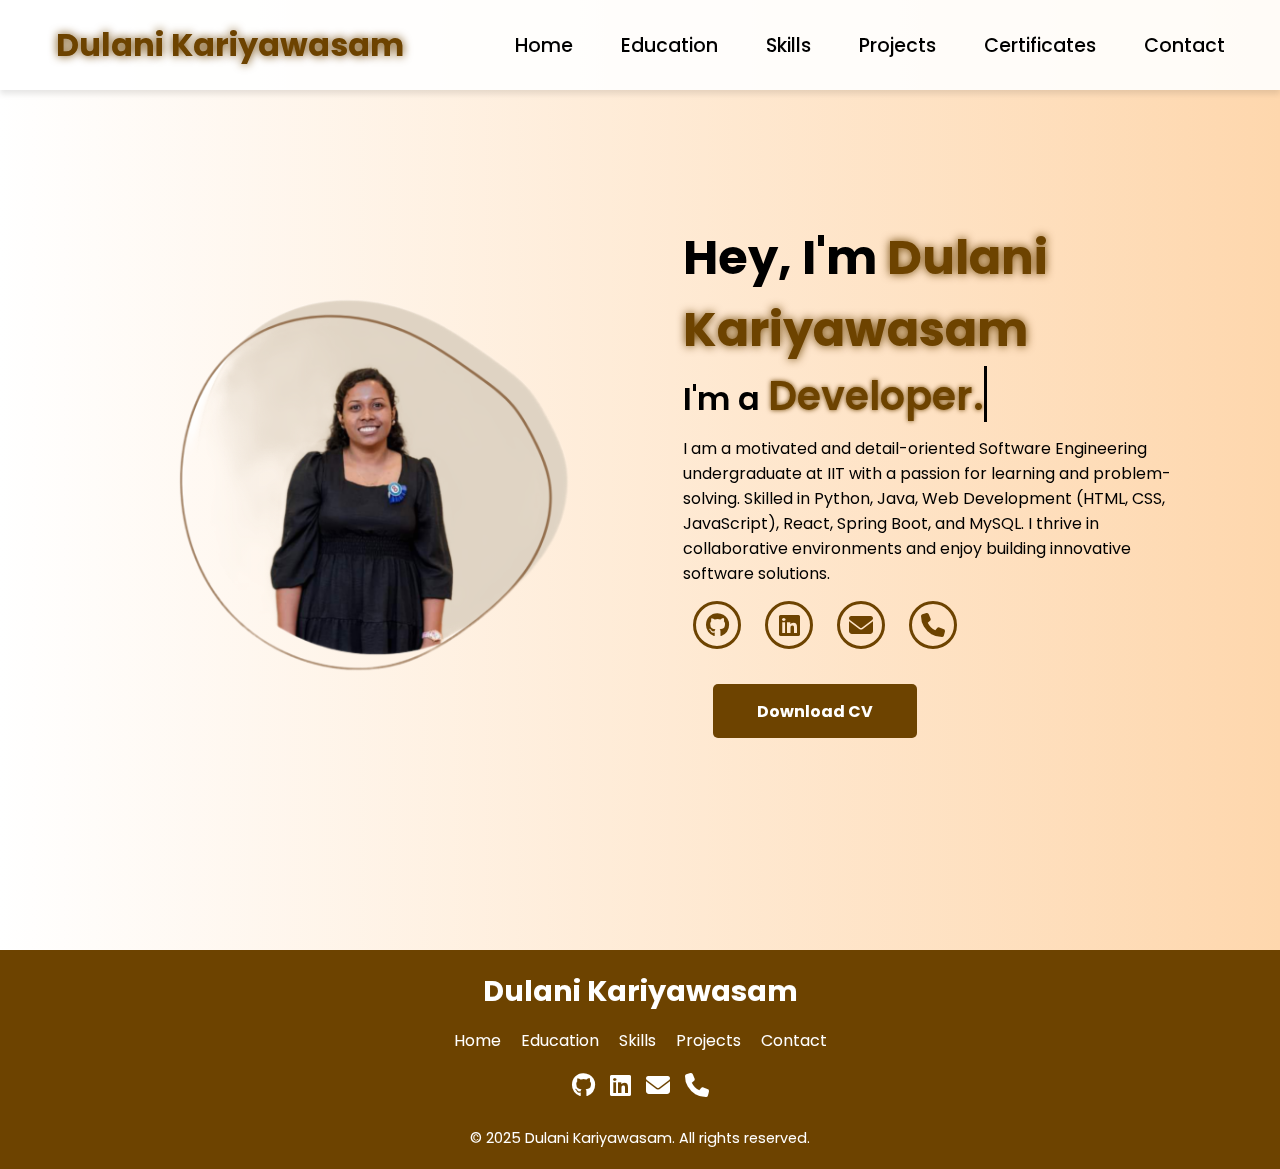
<file: index.html>
<!DOCTYPE html>
<html lang="en">
  <head>
    <meta charset="UTF-8" />
    <meta name="viewport" content="width=device-width, initial-scale=1.0" />
    <link
      rel="stylesheet"
      href="https://cdnjs.cloudflare.com/ajax/libs/font-awesome/6.7.1/css/all.min.css"
    />
    <title>Dulani Kariyawasam - Portfolio</title>
    <link rel="stylesheet" href="style.css" />
    <link rel="stylesheet" href="https://unpkg.com/aos@next/dist/aos.css" />
  </head>
  <body>
    <nav>
      <div class="nav-container">
        <div class="logo" data-aos="zoom-in" data-aos-duration="1000">
          <span>Dulani Kariyawasam</span>
        </div>
        <div class="links">
          <div
            class="link"
            data-aos="fade-up"
            data-aos-duration="1000"
            data-aos-delay="100"
          >
            <a href="index.html">Home</a>
          </div>
          <div
            class="link"
            data-aos="fade-up"
            data-aos-duration="1000"
            data-aos-delay="200"
          >
            <a href="education.html">Education</a>
          </div>
          <div
            class="link"
            data-aos="fade-up"
            data-aos-duration="1000"
            data-aos-delay="300"
          >
            <a href="skills.html">Skills</a>
          </div>
          <div
            class="link"
            data-aos="fade-up"
            data-aos-duration="1000"
            data-aos-delay="400"
          >
            <a href="projects.html">Projects</a>
          </div>
          <div
            class="link"
            data-aos="fade-up"
            data-aos-duration="1000"
            data-aos-delay="500"
          >
            <a href="certificate.html">Certificates</a>
          </div>
          <div
            class="link"
            data-aos="fade-up"
            data-aos-duration="1000"
            data-aos-delay="600"
          >
            <a href="contact.html">Contact</a>
          </div>
        </div>
        <i class="fa-solid fa-bars hamburg" onclick="hamburg()"></i>
      </div>
      <div class="dropdown">
        <div class="links">
          <a href="index.html">Home</a>
          <a href="education.html">Education</a>
          <a href="skills.html">Skills</a>
          <a href="projects.html">Projects</a>
          <a href="certificate.html">Certificates</a>
          <a href="contact.html">Contact</a>
          <i class="fa-solid fa-xmark cancel" onclick="cancel()"></i>
        </div>
      </div>
    </nav>

    <section>
      <div class="main-container">
        <div class="image" data-aos="zoom-in-right" data-aos-duration="2500">
          <img src="assets/profile.png" alt="Dulani Kariyawasam" />
        </div>
        <div class="content">
          <h1
            data-aos="fade-left"
            data-aos-duration="1000"
            data-aos-delay="800"
          >
            Hey, I'm <span>Dulani Kariyawasam</span>
          </h1>
          <div
            class="typewriter"
            data-aos="fade-right"
            data-aos-duration="1000"
            data-aos-delay="900"
          >
            I'm a <span> </span>
          </div>
          <p data-aos="flip-up" data-aos-duration="1000" data-aos-delay="1000">
            I am a motivated and detail-oriented Software Engineering
            undergraduate at IIT with a passion for learning and
            problem-solving. Skilled in Python, Java, Web Development (HTML,
            CSS, JavaScript), React, Spring Boot, and MySQL. I thrive in
            collaborative environments and enjoy building innovative software
            solutions.
          </p>

          <!-- Social & Contact Links Styled Together -->
          <div
            class="social-links"
            data-aos="flip-down"
            data-aos-duration="1000"
            data-aos-delay="1200"
          >
            <a href="https://github.com/dula089" target="_blank"
              ><i class="fa-brands fa-github"></i
            ></a>
            <a
              href="https://www.linkedin.com/in/dulani-kariyawasam-48a86b294"
              target="_blank"
              ><i class="fa-brands fa-linkedin"></i
            ></a>
            <a href="mailto:hansamalidulani6678@gmail.com"
              ><i class="fa-solid fa-envelope"></i
            ></a>
            <a href="tel:+94789960694"><i class="fa-solid fa-phone"></i></a>
          </div>

          <!-- Buttons -->
          <div
            class="btn-container"
            data-aos="zoom-out-left"
            data-aos-duration="1000"
            data-aos-delay="1400"
          >
            <a href="Dulani_Kariyawasam_CV.pdf" download
              ><button>Download CV</button></a
            >
          </div>
        </div>
      </div>
    </section>
    <footer>
      <div class="footer-container">
        <div class="footer-logo">Dulani Kariyawasam</div>
        <div class="footer-links">
          <a href="index.html">Home</a>
          <a href="education.html">Education</a>
          <a href="skills.html">Skills</a>
          <a href="projects.html">Projects</a>
          <a href="contact.html">Contact</a>
        </div>
        <div class="footer-social">
          <a href="https://github.com/dula089" target="_blank"
            ><i class="fa-brands fa-github"></i
          ></a>
          <a
            href="https://www.linkedin.com/in/dulani-kariyawasam-48a86b294"
            target="_blank"
            ><i class="fa-brands fa-linkedin"></i
          ></a>
          <a href="mailto:hansamalidulani6678@gmail.com"
            ><i class="fa-solid fa-envelope"></i
          ></a>
          <a href="tel:+94789960694"><i class="fa-solid fa-phone"></i></a>
        </div>
        <p>&copy; 2025 Dulani Kariyawasam. All rights reserved.</p>
      </div>
    </footer>

    <script src="https://unpkg.com/aos@next/dist/aos.js"></script>
    <script>
      AOS.init({ offset: 0 });
    </script>
    <script>
      function hamburg() {
        const navbar = document.querySelector(".dropdown");
        navbar.style.transform = "translateY(0px)";
      }
      function cancel() {
        const navbar = document.querySelector(".dropdown");
        navbar.style.transform = "translateY(-500px)";
      }
    </script>
  </body>
</html>
</file>
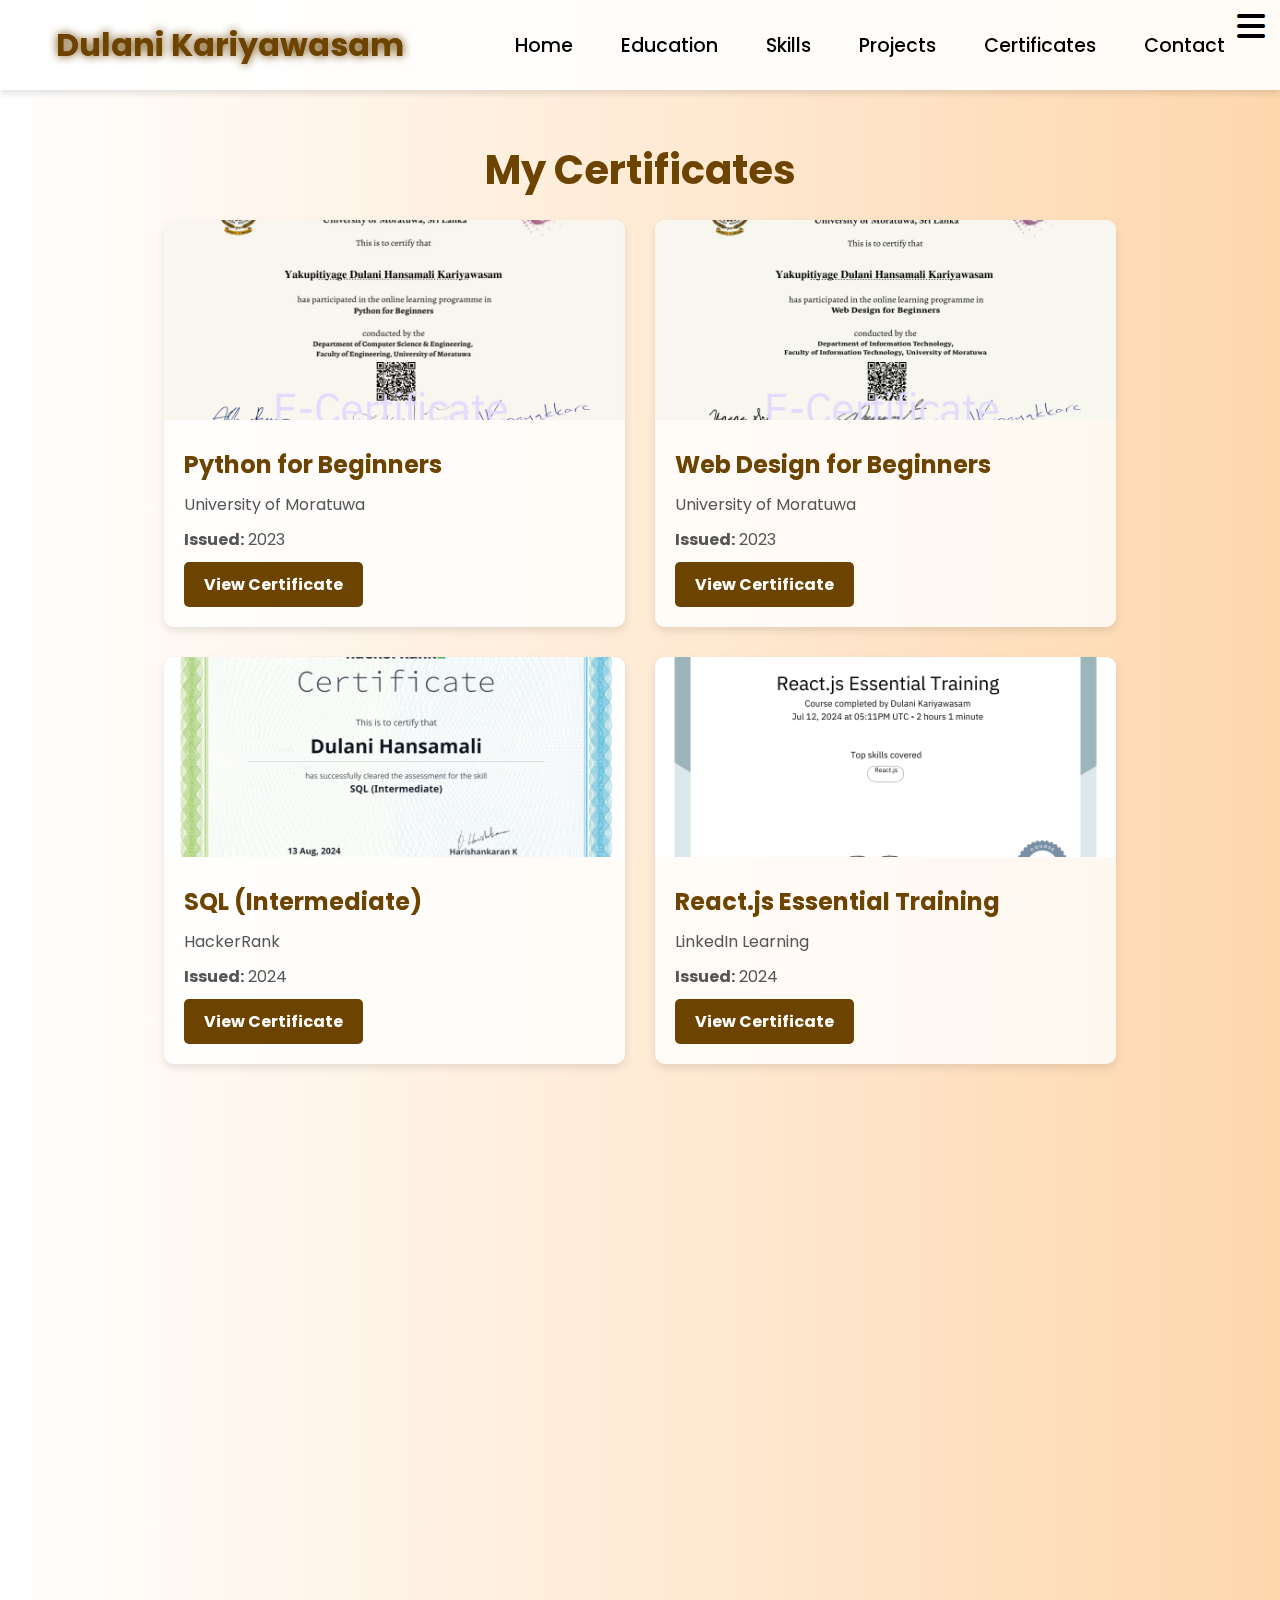
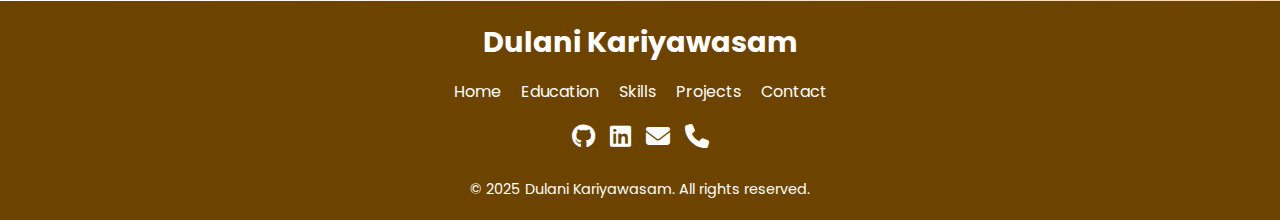
<file: certificate.html>
<!DOCTYPE html>
<html lang="en">

<head>
    <meta charset="UTF-8">
    <meta name="viewport" content="width=device-width, initial-scale=1.0">
    <title>Certificates - Dulani Kariyawasam</title>
    <link rel="stylesheet" href="style.css">
    <link rel="stylesheet" href="https://cdnjs.cloudflare.com/ajax/libs/font-awesome/6.7.1/css/all.min.css">
    <link rel="stylesheet" href="https://unpkg.com/aos@next/dist/aos.css" />
</head>

<body>

     <nav>
    <div class="nav-container">
        <div class="logo" data-aos="zoom-in" data-aos-duration="1000">
            <span>Dulani Kariyawasam</span>
        </div>
        <div class="links">
            <div class="link" data-aos="fade-up" data-aos-duration="1000" data-aos-delay="100"><a href="index.html">Home</a></div>
            <div class="link" data-aos="fade-up" data-aos-duration="1000" data-aos-delay="200"><a href="education.html">Education</a></div>
            <div class="link" data-aos="fade-up" data-aos-duration="1000" data-aos-delay="300"><a href="skills.html">Skills</a></div>
            <div class="link" data-aos="fade-up" data-aos-duration="1000" data-aos-delay="400"><a href="projects.html">Projects</a></div>
            <div class="link" data-aos="fade-up" data-aos-duration="1000" data-aos-delay="500"><a href="certificate.html">Certificates</a></div>
            <div class="link" data-aos="fade-up" data-aos-duration="1000" data-aos-delay="600"><a href="contact.html">Contact</a></div>
        </div>
       <i class="fa-solid fa-bars hamburg" onclick="hamburg()"></i>
    </div>
    <div class="dropdown">
        <div class="links">
            <div class="links">
                <a href="index.html">Home</a>
                <a href="education.html">Education</a>
                <a href="skills.html">Skills</a>
                <a href="projects.html">Projects</a>
                <a href="certificate.html">Certificates</a>
                <a href="contact.html">Contact</a>
                <i class="fa-solid fa-xmark cancel" onclick="cancel()"></i>
              </div>
    </div>
</nav>



    <main class="certificates-main">
        <h1 class="section-title" data-aos="fade-up" data-aos-duration="1000">My Certificates</h1>
        
        <div class="certificates-container">
            
            <!-- Certificate 1 -->
            <div class="certificate" data-aos="fade-right" data-aos-duration="1000">
                <img src="assets/certificates/python.png" alt="Python for Beginners">
                <div class="certificate-details">
                    <h2>Python for Beginners</h2>
                    <p>University of Moratuwa</p>
                    <p><strong>Issued:</strong> 2023</p>
                    <a href="#" class="btn">View Certificate</a>
                </div>
            </div>

            <!-- Certificate 2 -->
            <div class="certificate" data-aos="fade-left" data-aos-duration="1000">
                <img src="assets/certificates/web.png" alt="Web Design for Beginners">
                <div class="certificate-details">
                    <h2>Web Design for Beginners</h2>
                    <p>University of Moratuwa</p>
                    <p><strong>Issued:</strong> 2023</p>
                    <a href="#" class="btn">View Certificate</a>
                </div>
            </div>

            <!-- Certificate 3 -->
            <div class="certificate" data-aos="fade-right" data-aos-duration="1000">
                <img src="assets/certificates/sql.png" alt="SQL (Intermediate)">
                <div class="certificate-details">
                    <h2>SQL (Intermediate)</h2>
                    <p>HackerRank</p>
                    <p><strong>Issued:</strong> 2024</p>
                    <a href="#" class="btn">View Certificate</a>
                </div>
            </div>

            <!-- Certificate 4 -->
            <div class="certificate" data-aos="fade-left" data-aos-duration="1000">
                <img src="assets/certificates/react.png" alt="React.js Essential Training">
                <div class="certificate-details">
                    <h2>React.js Essential Training</h2>
                    <p>LinkedIn Learning</p>
                    <p><strong>Issued:</strong> 2024</p>
                    <a href="#" class="btn">View Certificate</a>
                </div>
            </div>

            <!-- Certificate 5 -->
            <div class="certificate" data-aos="fade-right" data-aos-duration="1000">
                <img src="assets/certificates/javascript.png" alt="JavaScript (HackerRank)">
                <div class="certificate-details">
                    <h2>JavaScript (HackerRank)</h2>
                    <p>HackerRank</p>
                    <p><strong>Issued:</strong> 2024</p>
                    <a href="#" class="btn">View Certificate</a>
                </div>
            </div>

        </div>
    </main>
<footer>
    <div class="footer-container">
        <div class="footer-logo">Dulani Kariyawasam</div>
        <div class="footer-links">
            <a href="index.html">Home</a>
            <a href="education.html">Education</a>
            <a href="skills.html">Skills</a>
            <a href="projects.html">Projects</a>
            <a href="contact.html">Contact</a>
        </div>
        <div class="footer-social">
            <a href="https://github.com/dula089" target="_blank"><i class="fa-brands fa-github"></i></a>
            <a href="https://www.linkedin.com/in/dulani-kariyawasam-48a86b294" target="_blank"><i class="fa-brands fa-linkedin"></i></a>
            <a href="mailto:hansamalidulani6678@gmail.com"><i class="fa-solid fa-envelope"></i></a>
            <a href="tel:+94789960694"><i class="fa-solid fa-phone"></i></a>
        </div>
        <p>&copy; 2025 Dulani Kariyawasam. All rights reserved.</p>
    </div>
</footer>
     <script src="https://unpkg.com/aos@next/dist/aos.js"></script>
    <script>
      AOS.init({offset:0});
    </script>
    <script>
        function hamburg(){
            const navbar = document.querySelector(".dropdown");
            navbar.style.transform = "translateY(0px)";
        }
        function cancel(){
            const navbar = document.querySelector(".dropdown");
            navbar.style.transform = "translateY(-500px)";
        }
    </script>

</body>

</html>
</file>
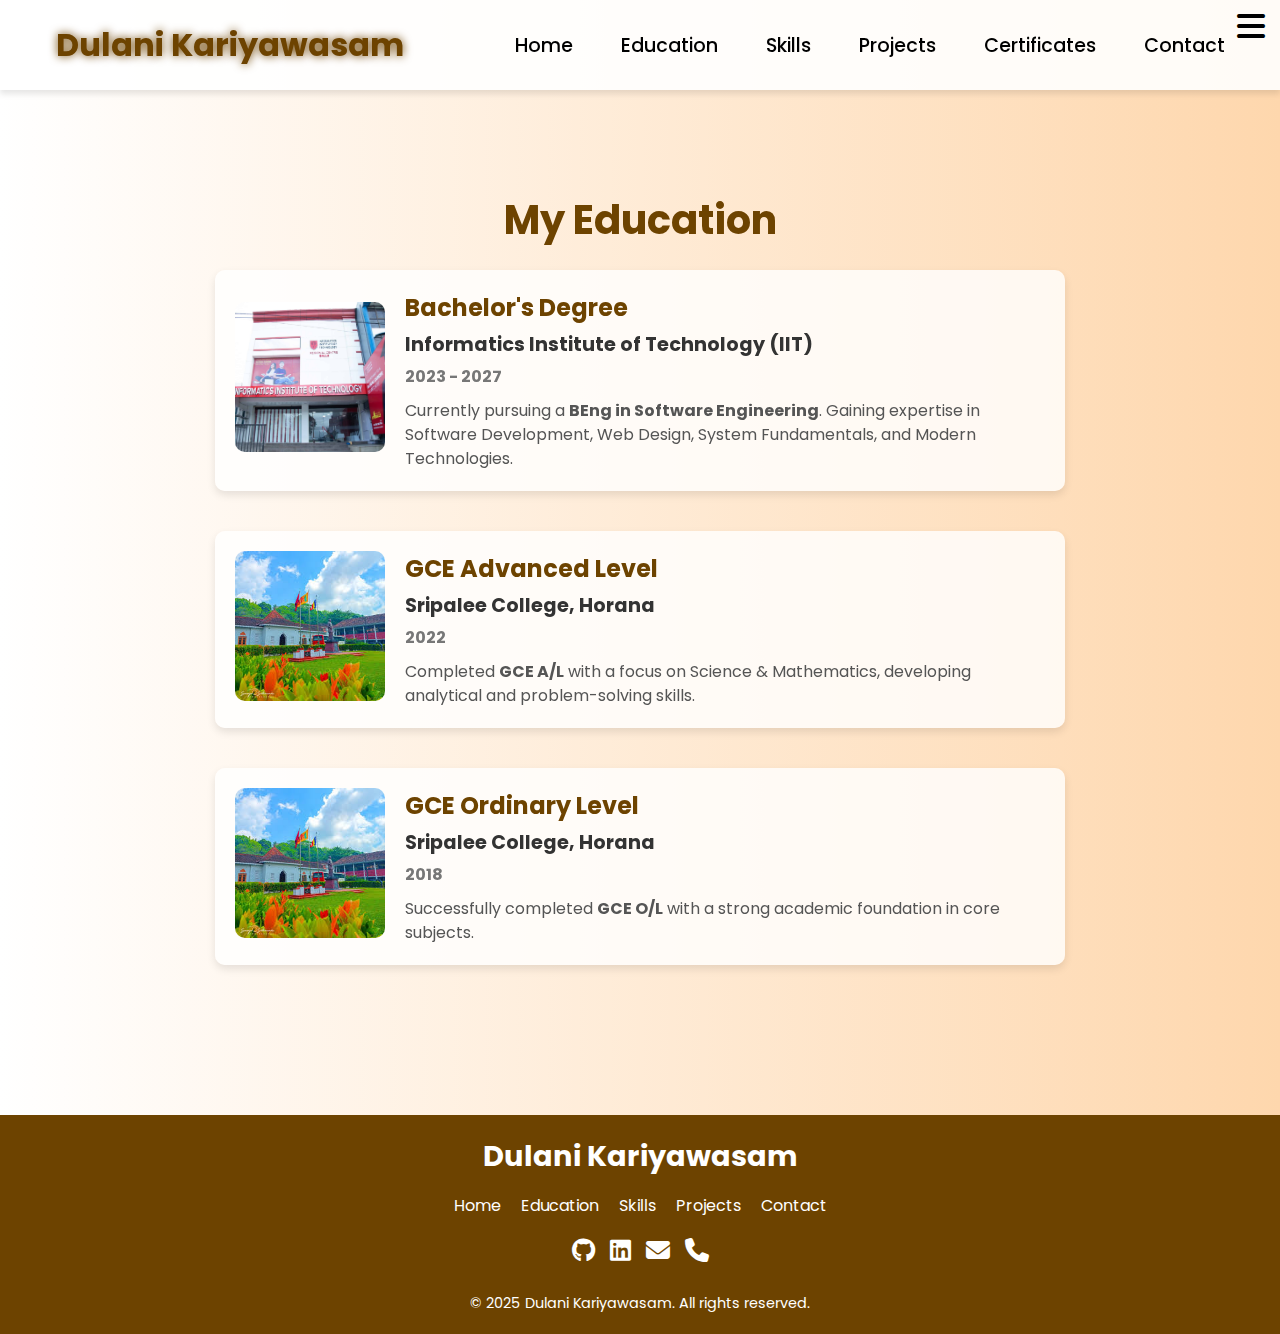
<file: education.html>
<!DOCTYPE html>
<html>
  <head>
    <meta charset="UTF-8" />
    <meta name="viewport" content="width=device-width, initial-scale=1.0" />
    <title>Education - Dulani Kariyawasam</title>
    <link rel="stylesheet" href="style.css" />
    <link
      rel="stylesheet"
      href="https://cdnjs.cloudflare.com/ajax/libs/font-awesome/6.7.1/css/all.min.css"
    />
    <link rel="stylesheet" href="https://unpkg.com/aos@next/dist/aos.css" />
  </head>

  <body>
    <nav>
      <div class="nav-container">
        <div class="logo" data-aos="zoom-in" data-aos-duration="1000">
          <span>Dulani Kariyawasam</span>
        </div>
        <div class="links">
          <div
            class="link"
            data-aos="fade-up"
            data-aos-duration="1000"
            data-aos-delay="100"
          >
            <a href="index.html">Home</a>
          </div>
          <div
            class="link"
            data-aos="fade-up"
            data-aos-duration="1000"
            data-aos-delay="200"
          >
            <a href="education.html">Education</a>
          </div>
          <div
            class="link"
            data-aos="fade-up"
            data-aos-duration="1000"
            data-aos-delay="300"
          >
            <a href="skills.html">Skills</a>
          </div>
          <div
            class="link"
            data-aos="fade-up"
            data-aos-duration="1000"
            data-aos-delay="400"
          >
            <a href="projects.html">Projects</a>
          </div>
          <div
            class="link"
            data-aos="fade-up"
            data-aos-duration="1000"
            data-aos-delay="500"
          >
            <a href="certificate.html">Certificates</a>
          </div>
          <div
            class="link"
            data-aos="fade-up"
            data-aos-duration="1000"
            data-aos-delay="600"
          >
            <a href="contact.html">Contact</a>
          </div>
        </div>
        <i class="fa-solid fa-bars hamburg" onclick="hamburg()"></i>
      </div>
      <div class="dropdown">
        <div class="links">
          <a href="index.html">Home</a>
          <a href="education.html">Education</a>
          <a href="skills.html">Skills</a>
          <a href="projects.html">Projects</a>
          <a href="certificate.html">Certificates</a>
          <a href="contact.html">Contact</a>
          <i class="fa-solid fa-xmark cancel" onclick="cancel()"></i>
        </div>
      </div>
    </nav>

    <div class="page">
      <main class="education-main">
        <h1 class="section-title" data-aos="fade-up" data-aos-duration="1000">
          My Education
        </h1>
        <div class="education-section">
          <!-- Bachelor's Degree -->
          <div class="study" data-aos="fade-right" data-aos-duration="1000">
            <div class="image">
              <img src="assets/IIT.jpg" alt="IIT University" />
            </div>
            <div class="texts">
              <div class="header">Bachelor's Degree</div>
              <div class="name">Informatics Institute of Technology (IIT)</div>
              <div class="year">2023 - 2027</div>
              <div class="text">
                Currently pursuing a
                <strong>BEng in Software Engineering</strong>. Gaining expertise
                in Software Development, Web Design, System Fundamentals, and
                Modern Technologies.
              </div>
            </div>
          </div>

          <!-- Advanced Level -->
          <div class="study" data-aos="fade-left" data-aos-duration="1000">
            <div class="image">
              <img src="assets/school.jpg" alt="Sripalee College" />
            </div>
            <div class="texts">
              <div class="header">GCE Advanced Level</div>
              <div class="name">Sripalee College, Horana</div>
              <div class="year">2022</div>
              <div class="text">
                Completed <strong>GCE A/L</strong> with a focus on Science &
                Mathematics, developing analytical and problem-solving skills.
              </div>
            </div>
          </div>

          <!-- Ordinary Level -->
          <div class="study" data-aos="fade-right" data-aos-duration="1000">
            <div class="image">
              <img src="assets/school.jpg" alt="Sripalee College" />
            </div>
            <div class="texts">
              <div class="header">GCE Ordinary Level</div>
              <div class="name">Sripalee College, Horana</div>
              <div class="year">2018</div>
              <div class="text">
                Successfully completed <strong>GCE O/L</strong> with a strong
                academic foundation in core subjects.
              </div>
            </div>
          </div>
        </div>
      </main>
    </div>
    <footer>
      <div class="footer-container">
        <div class="footer-logo">Dulani Kariyawasam</div>
        <div class="footer-links">
          <a href="index.html">Home</a>
          <a href="education.html">Education</a>
          <a href="skills.html">Skills</a>
          <a href="projects.html">Projects</a>
          <a href="contact.html">Contact</a>
        </div>
        <div class="footer-social">
          <a href="https://github.com/dula089" target="_blank"
            ><i class="fa-brands fa-github"></i
          ></a>
          <a
            href="https://www.linkedin.com/in/dulani-kariyawasam-48a86b294"
            target="_blank"
            ><i class="fa-brands fa-linkedin"></i
          ></a>
          <a href="mailto:hansamalidulani6678@gmail.com"
            ><i class="fa-solid fa-envelope"></i
          ></a>
          <a href="tel:+94789960694"><i class="fa-solid fa-phone"></i></a>
        </div>
        <p>&copy; 2025 Dulani Kariyawasam. All rights reserved.</p>
      </div>
    </footer>
    <script src="https://unpkg.com/aos@next/dist/aos.js"></script>
    <script>
      AOS.init({ offset: 0 });
    </script>
    <script>
      function hamburg() {
        const navbar = document.querySelector(".dropdown");
        navbar.style.transform = "translateY(0px)";
      }
      function cancel() {
        const navbar = document.querySelector(".dropdown");
        navbar.style.transform = "translateY(-500px)";
      }
    </script>
  </body>
</html>
</file>
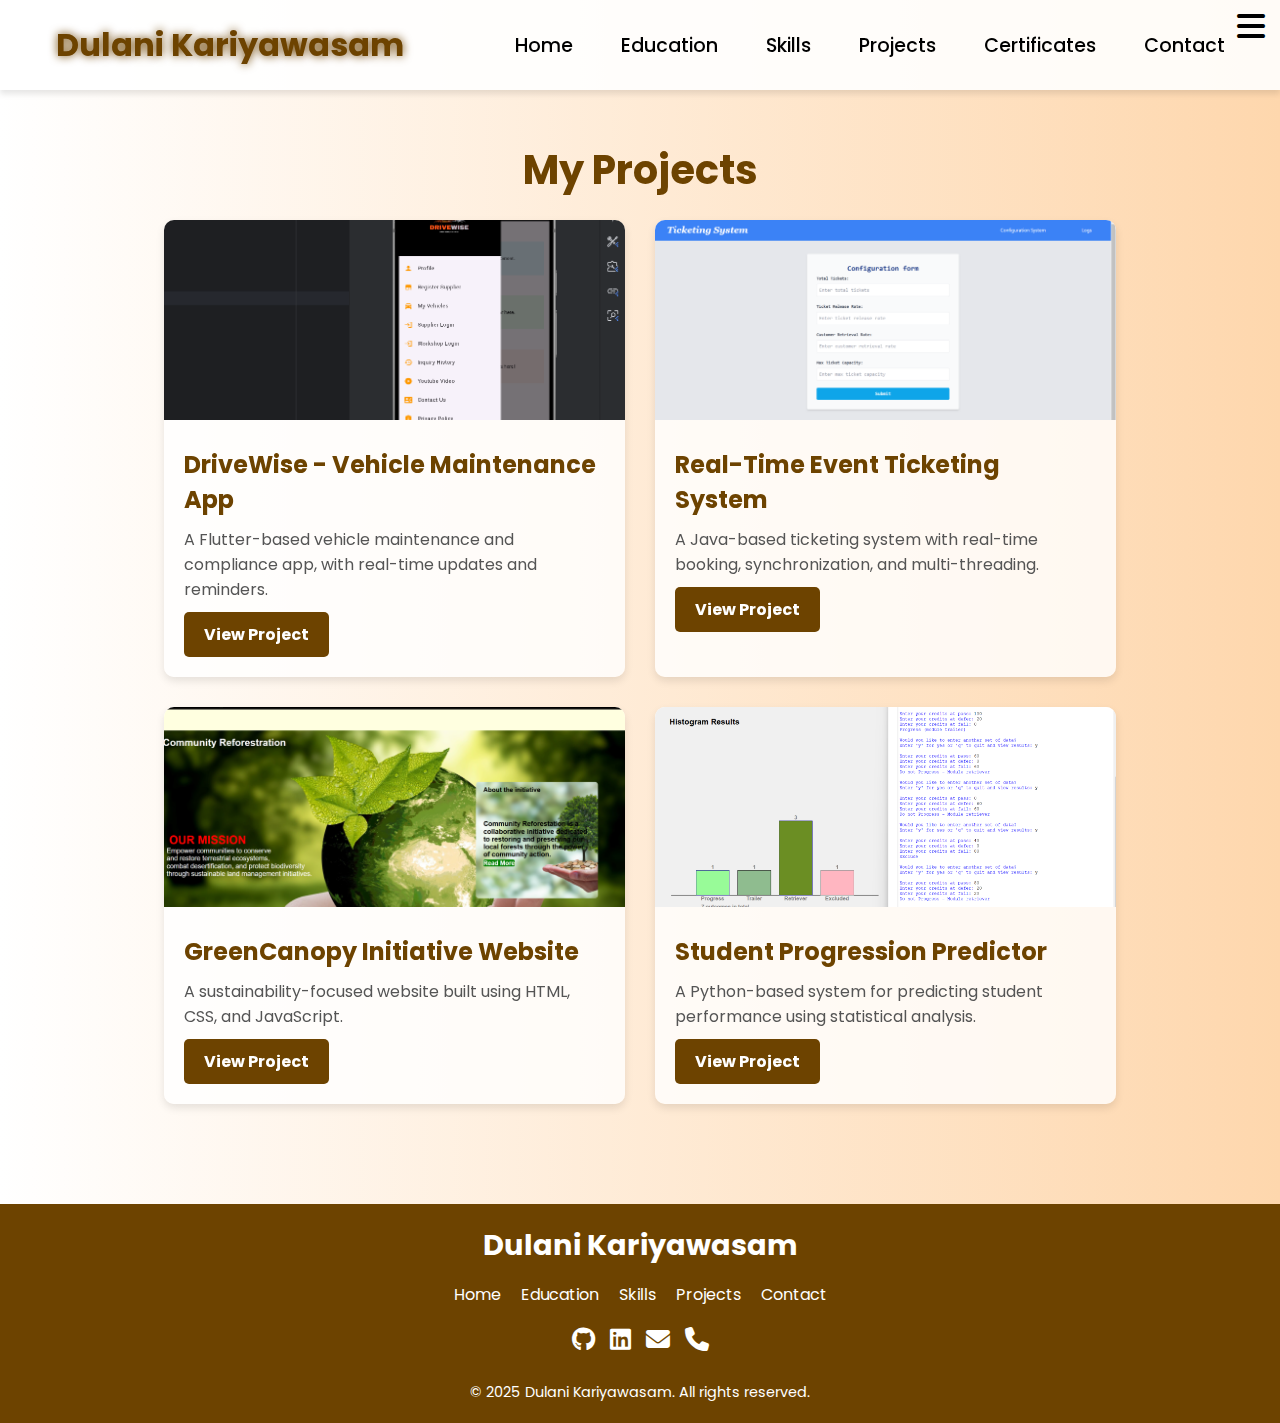
<file: projects.html>
<!DOCTYPE html>
<html lang="en">
  <head>
    <meta charset="UTF-8" />
    <meta name="viewport" content="width=device-width, initial-scale=1.0" />
    <title>Projects - Dulani Kariyawasam</title>
    <link rel="stylesheet" href="style.css" />
    <link
      rel="stylesheet"
      href="https://cdnjs.cloudflare.com/ajax/libs/font-awesome/6.7.1/css/all.min.css"
    />
    <link rel="stylesheet" href="https://unpkg.com/aos@next/dist/aos.css" />
  </head>

  <body>
    <nav>
      <div class="nav-container">
        <div class="logo" data-aos="zoom-in" data-aos-duration="1000">
          <span>Dulani Kariyawasam</span>
        </div>
        <div class="links">
          <div
            class="link"
            data-aos="fade-up"
            data-aos-duration="1000"
            data-aos-delay="100"
          >
            <a href="index.html">Home</a>
          </div>
          <div
            class="link"
            data-aos="fade-up"
            data-aos-duration="1000"
            data-aos-delay="200"
          >
            <a href="education.html">Education</a>
          </div>
          <div
            class="link"
            data-aos="fade-up"
            data-aos-duration="1000"
            data-aos-delay="300"
          >
            <a href="skills.html">Skills</a>
          </div>
          <div
            class="link"
            data-aos="fade-up"
            data-aos-duration="1000"
            data-aos-delay="400"
          >
            <a href="projects.html">Projects</a>
          </div>
          <div
            class="link"
            data-aos="fade-up"
            data-aos-duration="1000"
            data-aos-delay="500"
          >
            <a href="certificate.html">Certificates</a>
          </div>
          <div
            class="link"
            data-aos="fade-up"
            data-aos-duration="1000"
            data-aos-delay="600"
          >
            <a href="contact.html">Contact</a>
          </div>
        </div>
        <i class="fa-solid fa-bars hamburg" onclick="hamburg()"></i>
      </div>
      <div class="dropdown">
        <div class="links">
          <a href="index.html">Home</a>
          <a href="education.html">Education</a>
          <a href="skills.html">Skills</a>
          <a href="projects.html">Projects</a>
          <a href="certificate.html">Certificates</a>
          <a href="contact.html">Contact</a>
          <i class="fa-solid fa-xmark cancel" onclick="cancel()"></i>
        </div>
      </div>
    </nav>

    <main class="projects-main">
      <h1 class="section-title" data-aos="fade-up" data-aos-duration="1000">
        My Projects
      </h1>
      <div class="projects-container">
        <!-- Project 1 -->
        <div class="project" data-aos="fade-right" data-aos-duration="1000">
          <img src="assets/projects/drivewise.png" alt="DriveWise App" />
          <div class="project-details">
            <h2>DriveWise - Vehicle Maintenance App</h2>
            <p>
              A Flutter-based vehicle maintenance and compliance app, with
              real-time updates and reminders.
            </p>
            <a href="#" class="btn">View Project</a>
          </div>
        </div>

        <!-- Project 2 -->
        <div class="project" data-aos="fade-left" data-aos-duration="1000">
          <img
            src="assets/projects/ticketing.png"
            alt="Event Ticketing System"
          />
          <div class="project-details">
            <h2>Real-Time Event Ticketing System</h2>
            <p>
              A Java-based ticketing system with real-time booking,
              synchronization, and multi-threading.
            </p>
            <a href="#" class="btn">View Project</a>
          </div>
        </div>

        <!-- Project 3 -->
        <div class="project" data-aos="fade-right" data-aos-duration="1000">
          <img src="assets/projects/green.png" alt="GreenCanopy Website" />
          <div class="project-details">
            <h2>GreenCanopy Initiative Website</h2>
            <p>
              A sustainability-focused website built using HTML, CSS, and
              JavaScript.
            </p>
            <a href="#" class="btn">View Project</a>
          </div>
        </div>

        <!-- Project 4 -->
        <div class="project" data-aos="fade-left" data-aos-duration="1000">
          <img
            src="assets/projects/student-predictor.png"
            alt="Student Progression Predictor"
          />
          <div class="project-details">
            <h2>Student Progression Predictor</h2>
            <p>
              A Python-based system for predicting student performance using
              statistical analysis.
            </p>
            <a href="#" class="btn">View Project</a>
          </div>
        </div>
      </div>
    </main>
    <footer>
      <div class="footer-container">
        <div class="footer-logo">Dulani Kariyawasam</div>
        <div class="footer-links">
          <a href="index.html">Home</a>
          <a href="education.html">Education</a>
          <a href="skills.html">Skills</a>
          <a href="projects.html">Projects</a>
          <a href="contact.html">Contact</a>
        </div>
        <div class="footer-social">
          <a href="https://github.com/dula089" target="_blank"
            ><i class="fa-brands fa-github"></i
          ></a>
          <a
            href="https://www.linkedin.com/in/dulani-kariyawasam-48a86b294"
            target="_blank"
            ><i class="fa-brands fa-linkedin"></i
          ></a>
          <a href="mailto:hansamalidulani6678@gmail.com"
            ><i class="fa-solid fa-envelope"></i
          ></a>
          <a href="tel:+94789960694"><i class="fa-solid fa-phone"></i></a>
        </div>
        <p>&copy; 2025 Dulani Kariyawasam. All rights reserved.</p>
      </div>
    </footer>
    <script src="https://unpkg.com/aos@next/dist/aos.js"></script>
    <script>
      AOS.init({ offset: 0 });
    </script>
    <script>
      function hamburg() {
        const navbar = document.querySelector(".dropdown");
        navbar.style.transform = "translateY(0px)";
      }
      function cancel() {
        const navbar = document.querySelector(".dropdown");
        navbar.style.transform = "translateY(-500px)";
      }
    </script>
  </body>
</html>
</file>
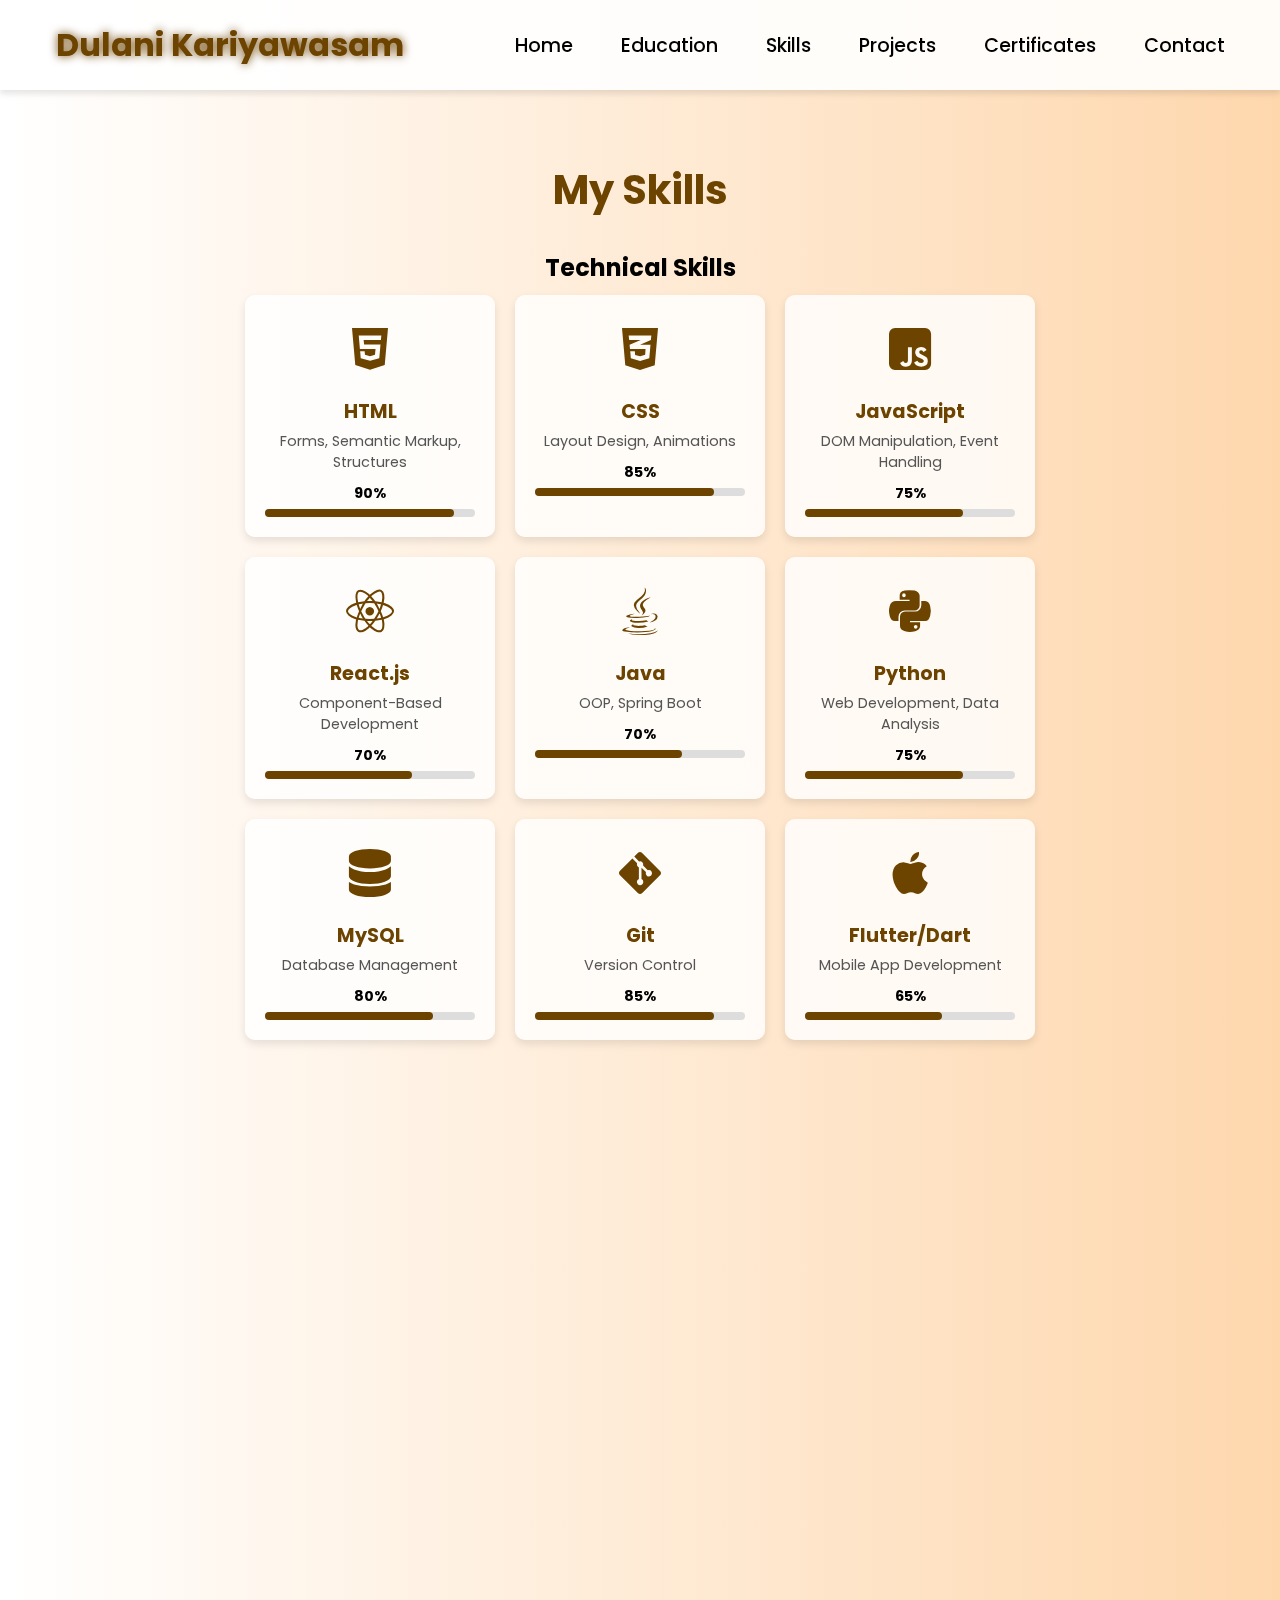
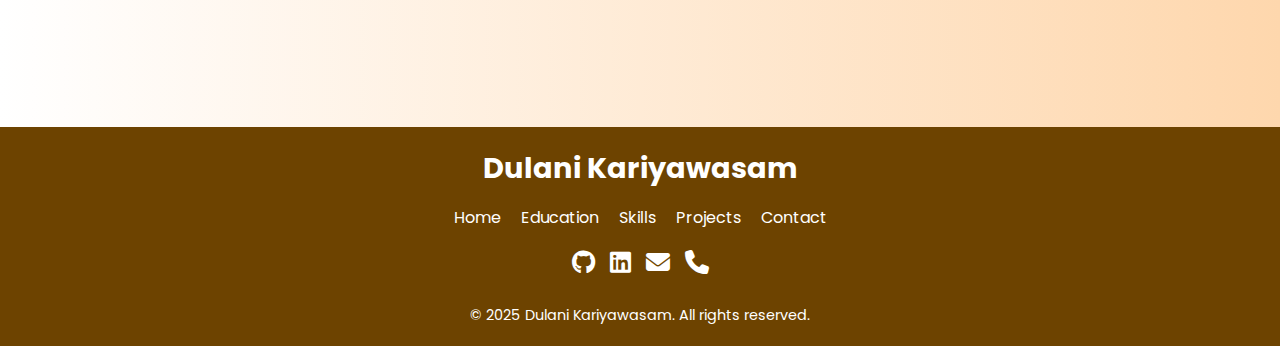
<file: skills.html>
<!DOCTYPE html>
<html>
  <head>
    <meta charset="UTF-8" />
    <meta name="viewport" content="width=device-width, initial-scale=1.0" />
    <link
      rel="stylesheet"
      href="https://cdnjs.cloudflare.com/ajax/libs/font-awesome/6.7.1/css/all.min.css"
    />
    <title>Dulani Kariyawasam - Portfolio</title>
    <link rel="stylesheet" href="style.css" />
    <link rel="stylesheet" href="https://unpkg.com/aos@next/dist/aos.css" />
  </head>
  <body>
    <nav>
      <div class="nav-container">
        <div class="logo" data-aos="zoom-in" data-aos-duration="1000">
          <span>Dulani Kariyawasam</span>
        </div>
        <div class="links">
          <div
            class="link"
            data-aos="fade-up"
            data-aos-duration="1000"
            data-aos-delay="100"
          >
            <a href="index.html">Home</a>
          </div>
          <div
            class="link"
            data-aos="fade-up"
            data-aos-duration="1000"
            data-aos-delay="200"
          >
            <a href="education.html">Education</a>
          </div>
          <div
            class="link"
            data-aos="fade-up"
            data-aos-duration="1000"
            data-aos-delay="300"
          >
            <a href="skills.html">Skills</a>
          </div>
          <div
            class="link"
            data-aos="fade-up"
            data-aos-duration="1000"
            data-aos-delay="400"
          >
            <a href="projects.html">Projects</a>
          </div>
          <div
            class="link"
            data-aos="fade-up"
            data-aos-duration="1000"
            data-aos-delay="500"
          >
            <a href="certificate.html">Certificates</a>
          </div>
          <div
            class="link"
            data-aos="fade-up"
            data-aos-duration="1000"
            data-aos-delay="600"
          >
            <a href="contact.html">Contact</a>
          </div>
        </div>
        <i class="fa-solid fa-bars hamburg" onclick="hamburg()"></i>
      </div>
      <div class="dropdown">
        <div class="links">
          <a href="index.html">Home</a>
          <a href="education.html">Education</a>
          <a href="skills.html">Skills</a>
          <a href="projects.html">Projects</a>
          <a href="certificate.html">Certificates</a>
          <a href="contact.html">Contact</a>
          <i class="fa-solid fa-xmark cancel" onclick="cancel()"></i>
        </div>
      </div>
    </nav>

    <div class="page">
      <main class="skills-main">
        <div class="skills-section">
          <div class="header">
            <!-- <div class="text">My Skills</div> -->
            <h1
              class="section-title"
              data-aos="fade-up"
              data-aos-duration="1000"
            >
              My Skills
            </h1>
            <!-- <div class="border-line"></div> -->
          </div>
          <div class="skills">
            <!-- Technical Skills -->
            <div class="technical-skills skills-group-row">
              <div class="skills-group-header" data-aos="zoom-in">
                Technical Skills
              </div>
              <!-- <div class="border-line"></div> -->
              <div class="skills-group">
                <div class="html skill" data-aos="zoom-in">
                  <div class="icon"><i class="fa-brands fa-html5"></i></div>
                  <div class="skill-block">
                    <div class="block-header">HTML</div>
                    <div class="block-section">
                      Forms, Semantic Markup, Structures
                    </div>
                    <div class="progress-block">90%</div>
                    <div class="progress-bar">
                      <div class="progress-per"></div>
                    </div>
                  </div>
                </div>
                <div class="css skill" data-aos="zoom-in">
                  <div class="icon"><i class="fa-brands fa-css3-alt"></i></div>
                  <div class="skill-block">
                    <div class="block-header">CSS</div>
                    <div class="block-section">Layout Design, Animations</div>
                    <div class="progress-block">85%</div>
                    <div class="progress-bar">
                      <div class="progress-per"></div>
                    </div>
                  </div>
                </div>
                <div class="js skill" data-aos="zoom-in">
                  <div class="icon"><i class="fa-brands fa-square-js"></i></div>
                  <div class="skill-block">
                    <div class="block-header">JavaScript</div>
                    <div class="block-section">
                      DOM Manipulation, Event Handling
                    </div>
                    <div class="progress-block">75%</div>
                    <div class="progress-bar">
                      <div class="progress-per"></div>
                    </div>
                  </div>
                </div>
                <div class="react skill" data-aos="zoom-in">
                  <div class="icon"><i class="fa-brands fa-react"></i></div>
                  <div class="skill-block">
                    <div class="block-header">React.js</div>
                    <div class="block-section">Component-Based Development</div>
                    <div class="progress-block">70%</div>
                    <div class="progress-bar">
                      <div class="progress-per"></div>
                    </div>
                  </div>
                </div>
                <div class="java skill" data-aos="zoom-in">
                  <div class="icon"><i class="fa-brands fa-java"></i></div>
                  <div class="skill-block">
                    <div class="block-header">Java</div>
                    <div class="block-section">OOP, Spring Boot</div>
                    <div class="progress-block">70%</div>
                    <div class="progress-bar">
                      <div class="progress-per"></div>
                    </div>
                  </div>
                </div>
                <div class="python skill" data-aos="zoom-in">
                  <div class="icon"><i class="fa-brands fa-python"></i></div>
                  <div class="skill-block">
                    <div class="block-header">Python</div>
                    <div class="block-section">
                      Web Development, Data Analysis
                    </div>
                    <div class="progress-block">75%</div>
                    <div class="progress-bar">
                      <div class="progress-per"></div>
                    </div>
                  </div>
                </div>
                <div class="mysql skill" data-aos="zoom-in">
                  <div class="icon"><i class="fa-solid fa-database"></i></div>
                  <div class="skill-block">
                    <div class="block-header">MySQL</div>
                    <div class="block-section">Database Management</div>
                    <div class="progress-block">80%</div>
                    <div class="progress-bar">
                      <div class="progress-per"></div>
                    </div>
                  </div>
                </div>
                <div class="git skill" data-aos="zoom-in">
                  <div class="icon"><i class="fa-brands fa-git-alt"></i></div>
                  <div class="skill-block">
                    <div class="block-header">Git</div>
                    <div class="block-section">Version Control</div>
                    <div class="progress-block">85%</div>
                    <div class="progress-bar">
                      <div class="progress-per"></div>
                    </div>
                  </div>
                </div>
                <div class="flutter skill" data-aos="zoom-in">
                  <div class="icon"><i class="fa-brands fa-apple"></i></div>
                  <div class="skill-block">
                    <div class="block-header">Flutter/Dart</div>
                    <div class="block-section">Mobile App Development</div>
                    <div class="progress-block">65%</div>
                    <div class="progress-bar">
                      <div class="progress-per"></div>
                    </div>
                  </div>
                </div>
              </div>
            </div>

            <!-- Professional Skills -->
            <div class="professional-skills skills-group-row">
              <div class="skills-group-header" data-aos="zoom-in">
                Professional Skills
              </div>
              <!-- <div class="border-line"></div> -->
              <div class="skills-group">
                <div class="problem-solving skill" data-aos="zoom-in">
                  <div class="icon"><i class="fa-solid fa-lightbulb"></i></div>
                  <div class="skill-block">
                    <div class="block-header">Problem Solving</div>
                    <div class="block-section">
                      Logical & Analytical Thinking
                    </div>
                    <div class="progress-block">90%</div>
                    <div class="progress-bar">
                      <div class="progress-per"></div>
                    </div>
                  </div>
                </div>
                <div class="communication skill" data-aos="zoom-in">
                  <div class="icon">
                    <i class="fa-solid fa-comment-dots"></i>
                  </div>
                  <div class="skill-block">
                    <div class="block-header">Communication</div>
                    <div class="block-section">
                      Effective Speaking & Writing
                    </div>
                    <div class="progress-block">85%</div>
                    <div class="progress-bar">
                      <div class="progress-per"></div>
                    </div>
                  </div>
                </div>
                <div class="teamwork skill" data-aos="zoom-in">
                  <div class="icon"><i class="fa-solid fa-users"></i></div>
                  <div class="skill-block">
                    <div class="block-header">Teamwork</div>
                    <div class="block-section">Collaboration & Leadership</div>
                    <div class="progress-block">80%</div>
                    <div class="progress-bar">
                      <div class="progress-per"></div>
                    </div>
                  </div>
                </div>
                <div class="time-management skill" data-aos="zoom-in">
                  <div class="icon"><i class="fa-solid fa-clock"></i></div>
                  <div class="skill-block">
                    <div class="block-header">Time Management</div>
                    <div class="block-section">Task Prioritization</div>
                    <div class="progress-block">75%</div>
                    <div class="progress-bar">
                      <div class="progress-per"></div>
                    </div>
                  </div>
                </div>
                <div class="creativity skill" data-aos="zoom-in">
                  <div class="icon">
                    <i class="fa-solid fa-paint-brush"></i>
                  </div>
                  <div class="skill-block">
                    <div class="block-header">Creativity</div>
                    <div class="block-section">Innovative Thinking</div>
                    <div class="progress-block">85%</div>
                    <div class="progress-bar">
                      <div class="progress-per"></div>
                    </div>
                  </div>
                </div>
              </div>
            </div>
          </div>
        </div>
      </main>
    </div>
    <footer>
      <div class="footer-container">
        <div class="footer-logo">Dulani Kariyawasam</div>
        <div class="footer-links">
          <a href="index.html">Home</a>
          <a href="education.html">Education</a>
          <a href="skills.html">Skills</a>
          <a href="projects.html">Projects</a>
          <a href="contact.html">Contact</a>
        </div>
        <div class="footer-social">
          <a href="https://github.com/dula089" target="_blank"
            ><i class="fa-brands fa-github"></i
          ></a>
          <a
            href="https://www.linkedin.com/in/dulani-kariyawasam-48a86b294"
            target="_blank"
            ><i class="fa-brands fa-linkedin"></i
          ></a>
          <a href="mailto:hansamalidulani6678@gmail.com"
            ><i class="fa-solid fa-envelope"></i
          ></a>
          <a href="tel:+94789960694"><i class="fa-solid fa-phone"></i></a>
        </div>
        <p>&copy; 2025 Dulani Kariyawasam. All rights reserved.</p>
      </div>
    </footer>
    <script src="https://unpkg.com/aos@next/dist/aos.js"></script>
    <script>
      AOS.init({ offset: 0 });
    </script>
    <script>
      function hamburg() {
        const navbar = document.querySelector(".dropdown");
        navbar.style.transform = "translateY(0px)";
      }
      function cancel() {
        const navbar = document.querySelector(".dropdown");
        navbar.style.transform = "translateY(-500px)";
      }
    </script>
  </body>
</html>
</file>
<file: style.css>
@import url("https://fonts.googleapis.com/css2?family=Poppins:wght@100;200;300;400;500;600&display=swap");
* {
  padding: 0;
  margin: 0;
  font-family: "Poppins", sans-serif;
  box-sizing: border-box;
}
html {
  overflow-x: hidden;
}
body {
  width: 100%;
  min-height: 100vh; /* Changed from height: 100vh to min-height */
  overflow-x: hidden; /* Allows vertical scrolling */
  background: linear-gradient(to right, rgb(255, 255, 255), rgb(254, 215, 173));
}

nav {
  width: 100%;
  height: 10vh;
  position: sticky;
}
.nav-container {
  width: 100%;
  height: 100%;
  display: flex;
  justify-content: space-around;
  align-items: center;
}
.logo {
  color: black;
  font-size: 2rem;
  font-weight: bolder;
}
.logo span {
  color: rgb(109, 67, 0);
  text-shadow: 0 0 10px rgb(109, 67, 0);
}
.hamburg,
.cancel {
  cursor: pointer;
  position: absolute;
  right: 15px;
  top: 10px;
  color: black;
  font-size: 2rem;
  display: none;
}
.nav-container .links {
  display: flex;
  gap: 3rem;
  align-items: center;
}
.nav-container .links a {
  position: relative;
  font-size: 1.2rem;
  color: black;
  text-decoration: none;
  font-weight: 500;
  transform: 0.3s linear;
}
.nav-container .links a::before {
  position: absolute;
  content: "";
  bottom: -3px;
  left: 0;
  width: 0%;
  height: 3px;
  background-color: rgb(109, 67, 0);
  transition: 0.2s linear;
}
.nav-container .links a:hover::before {
  width: 100%;
}
.nav-container .contact-btn {
  background-color: transparent;
  padding: 5px 20px;
  border-radius: 20px;
  border: 2px solid rgb(109, 67, 0);
  transition: 0.2s linear;
}
.nav-container .contact-btn a {
  color: white;
  transition: 0.3s linear;
}
.nav-container .contact-btn:hover,
.nav-container .contact-btn:hover a {
  background-color: rgb(109, 67, 0);
  color: white;
}
.nav-container .links a:hover {
  color: rgb(109, 67, 0);
}
.dropdown {
  z-index: 100;
  position: absolute;
  top: 0;
  transform: translateY(-500px);
  width: 100%;
  height: auto;
  backdrop-filter: brightness(40%) blur(3px);
  box-shadow: 0 0 20px black;
  transition: 0.2s linear;
}
.dropdown .links a {
  color: white;
  display: flex;
  text-decoration: none;
  justify-content: center;
  padding: 15px 0;
  align-items: center;
  transition: 0.2s linear;
}
.dropdown .links a:hover {
  background-color: rgb(109, 67, 0);
}
section {
  width: 100%;
  height: 90vh;
}
.main-container {
  width: 100%;
  height: 100%;
  display: flex;
  justify-content: space-evenly;
  align-items: center;
}
.main-container .image {
  z-index: -1;
  width: 40%;
}
.main-container .image img {
  width: 100%;
}
.main-container .content {
  color: black;
  width: 40%;
  min-height: 100px;
}
.content h1 {
  font-size: clamp(1rem, 2rem + 5vw, 3rem);
}
.content h1 span {
  color: rgb(109, 67, 0);
  text-shadow: 0 0 10px rgb(109, 67, 0);
}
.content .typewriter {
  font-weight: 600;
  font-size: clamp(1rem, 1rem + 5vw, 2rem);
}
.content .typewriter span {
  color: rgb(109, 67, 0);
  font-size: 2.5rem;
  text-shadow: 0 0 5px rgb(109, 67, 0);
  position: relative;
  transition: 0.3s linear;
}
.typewriter span::before {
  content: "Developer.";
  animation: words 15s infinite;
}
.typewriter span::after {
  content: " ";
  position: absolute;
  width: calc(100% + 8px);
  height: 100%;
  border-left: 3px solid black;
  animation: cursor 0.6s linear infinite;
}
@keyframes cursor {
  to {
    border-left: 3px solid #b74b4b;
  }
}
@keyframes words {
  0%,
  33% {
    content: "Student.";
  }
  34%,
  66% {
    content: "Designer";
  }
  67%,
  100% {
    content: "Developer.";
  }
}
.content p {
  font-size: clamp(0.4rem, 0.2rem + 9vw, 1rem);
  margin: 10px 0;
}
.social-links i {
  display: inline-flex;
  justify-content: center;
  align-items: center;
  width: 3rem;
  height: 3rem;
  background-color: transparent;
  border: 0.2rem solid rgb(109, 67, 0);
  border-radius: 50%;
  color: rgb(109, 67, 0);
  margin: 5px 10px;
  font-size: 1.5rem;
  transition: 0.2s linear;
}
.social-links i:hover {
  scale: 1.3;
  color: white;
  background-color: rgb(109, 67, 0);
  filter: drop-shadow(0 0 10px rgb(109, 67, 0));
}
.content button {
  width: 40%;
  height: 6vh;
  margin: 30px;
  background-color: rgb(109, 67, 0);
  color: white;
  border: none;
  outline: none;
  font-size: 100%;
  font-weight: 700;
  border-radius: 5px;
  transition: 0.2s linear;
}
.content button:hover {
  scale: 1.1;
  color: rgb(109, 67, 0);
  border: 2px solid rgb(109, 67, 0);
  background-color: transparent;
  font-weight: 700;
  box-shadow: 0 0 40px rgb(109, 67, 0);
}

@media (max-width: 884px) {
  body {
    overflow-y: visible;
    /* overflow-x: hidden; */
  }
  nav .logo {
    position: absolute;
    top: 16px;
    left: 15px;
    font-size: 1.5rem;
  }
  .main-container {
    display: flex;
    flex-direction: column;
  }
  .nav-container .links {
    display: none;
  }
  .hamburg,
  .cancel {
    display: block;
  }
  .main-container .content {
    width: 80%;
    overflow-x: hidden;
  }
  .social-links i {
    width: 2.5rem;
    height: 2.5rem;
    font-size: 1.5rem;
    flex-wrap: wrap;
  }
  .cancel {
    color: white;
  }
  .main-container .image {
    width: 50%;
    margin-bottom: 0px;
  }
  .content .btn-container {
    width: 100%;
    display: flex;
    justify-content: center;
  }

  .content button {
    width: 80%; /* Makes the button wider on small screens */
    max-width: none;
    font-size: 1rem;
    padding: 10px;
  }
}
@media (max-width: 768px) {
  /* Adjusts layout for smaller Android screens */
  .main-container {
    flex-direction: column;
    text-align: center;
  }

  .main-container .content {
    width: 90%;
    padding: 10px;
  }

  .main-container .image {
    width: 70%;
  }

  .content h1 {
    font-size: 2rem;
  }

  .content .typewriter {
    font-size: 1.5rem;
  }

  .social-links i {
    width: 2.5rem;
    height: 2.5rem;
    font-size: 1.2rem;
  }

  .content button {
    width: 100%;
    font-size: 1rem;
    padding: 12px;
  }
}

@media (max-width: 480px) {
  /* For smaller Android devices (phones under 5 inches) */
  .logo {
    font-size: 1.2rem;
  }

  .hamburg,
  .cancel {
    font-size: 1.8rem;
  }

  .main-container .content {
    width: 95%;
  }

  .main-container .image {
    width: 80%;
  }

  .content h1 {
    font-size: 1.8rem;
  }

  .content .typewriter {
    font-size: 1.2rem;
  }

  .social-links i {
    width: 2rem;
    height: 2rem;
    font-size: 1rem;
  }

  .content button {
    width: 90%;
    padding: 10px;
  }
}

@media (max-width: 360px) {
  /* For very small Android screens (low-end devices) */
  .logo {
    font-size: 1rem;
  }

  .hamburg,
  .cancel {
    font-size: 1.5rem;
  }

  .main-container .content {
    width: 100%;
    padding: 5px;
  }

  .main-container .image {
    width: 90%;
  }

  .content h1 {
    font-size: 1.5rem;
  }

  .content .typewriter {
    font-size: 1rem;
  }

  .social-links i {
    width: 1.8rem;
    height: 1.8rem;
    font-size: 0.9rem;
  }

  .content button {
    width: 100%;
    font-size: 0.9rem;
    padding: 8px;
  }
}

@import url("https://fonts.googleapis.com/css2?family=Poppins:wght@100;200;300;400;500;600&display=swap");

* {
  padding: 0;
  margin: 0;
  font-family: "Poppins", sans-serif;
  box-sizing: border-box;
}

html {
  overflow-x: hidden;
}

body {
  width: 100%;
  min-height: 100vh;
  background: linear-gradient(to right, rgb(255, 255, 255), rgb(254, 215, 173));
}

/* Navigation */
nav {
  width: 100%;
  height: 10vh;
  position: sticky;
  top: 0;
  background: rgba(255, 255, 255, 0.9);
  box-shadow: 0px 4px 6px rgba(0, 0, 0, 0.1);
  z-index: 1000;
}

/* Skills Page */
.page {
  padding: 50px;
  display: flex;
  justify-content: center;
  align-items: center;
  flex-direction: column;
}

.skills-main {
  width: 80%;
  margin: auto;
  padding: 20px;
}

.skills-section {
  text-align: center;
}

.header .text {
  font-size: 2rem;
  font-weight: bold;
  color: rgb(109, 67, 0);
}

.border-line {
  width: 80px;
  height: 4px;
  background: rgb(109, 67, 0);
  margin: 10px auto;
  border-radius: 5px;
}

.skills {
  margin-top: 20px;
}

/* Skills Groups */
.skills-group-row {
  margin: 30px 0;
}

.skills-group-header {
  font-size: 1.5rem;
  font-weight: bold;
  color: black;
  text-align: center;
  margin-bottom: 10px;
}

.skills-group {
  display: flex;
  flex-wrap: wrap;
  justify-content: center;
  gap: 20px;
}

/* Individual Skills */
.skill {
  width: 250px;
  padding: 20px;
  border-radius: 10px;
  text-align: center;
  background: rgba(255, 255, 255, 0.8);
  box-shadow: 0 4px 8px rgba(0, 0, 0, 0.1);
}

.skill .icon {
  font-size: 3rem;
  color: rgb(109, 67, 0);
  margin-bottom: 10px;
}

.block-header {
  font-size: 1.2rem;
  font-weight: bold;
  color: rgb(109, 67, 0);
}

.block-section {
  font-size: 0.9rem;
  color: #555;
  margin: 5px 0;
}

/* Progress Bar */
.progress-block {
  font-size: 0.9rem;
  font-weight: bold;
  margin-top: 10px;
}

.progress-bar {
  width: 100%;
  height: 8px;
  background: #ddd;
  border-radius: 5px;
  margin-top: 5px;
  position: relative;
}

.progress-per {
  height: 100%;
  background: rgb(109, 67, 0);
  border-radius: 5px;
  transition: width 0.5s ease-in-out;
}

/* Skill Progress Values */
/* Updated Progress Values */
.html .progress-per {
  width: 90%;
}
.css .progress-per {
  width: 85%;
}
.js .progress-per {
  width: 75%;
}
.react .progress-per {
  width: 70%;
}
.java .progress-per {
  width: 70%;
}
.python .progress-per {
  width: 75%;
}
.mysql .progress-per {
  width: 80%;
}
.git .progress-per {
  width: 85%;
}
.flutter .progress-per {
  width: 65%;
}
.problem-solving .progress-per {
  width: 90%;
}
.communication .progress-per {
  width: 85%;
}
.teamwork .progress-per {
  width: 80%;
}
.time-management .progress-per {
  width: 75%;
}
.creativity .progress-per {
  width: 85%;
}

/* Responsive */
@media (max-width: 884px) {
  body {
    overflow-y: visible;
  }

  .skills-main {
    width: 90%;
  }

  .skill {
    width: 100%;
    max-width: 300px;
  }
}
/* Education Page */
.education-main {
  width: 80%;
  margin: auto;
  padding: 50px 0;
  text-align: center;
}

.section-title {
  font-size: 2.5rem;
  font-weight: bold;
  color: rgb(109, 67, 0);
  margin-bottom: 20px;
}

.education-section {
  display: flex;
  flex-direction: column;
  align-items: center;
  gap: 40px;
}

/* Individual Study Blocks */
.study {
  display: flex;
  align-items: center;
  width: 90%;
  background: rgba(255, 255, 255, 0.8);
  box-shadow: 0 4px 8px rgba(0, 0, 0, 0.1);
  padding: 20px;
  border-radius: 10px;
  transition: transform 0.3s ease-in-out;
}

.study:hover {
  transform: scale(1.03);
}

/* Image Styling */
.study .image img {
  width: 150px;
  height: 150px;
  border-radius: 10px;
  object-fit: cover;
  margin-right: 20px;
}

/* Text Styling */
.study .texts {
  text-align: left;
}

.study .header {
  font-size: 1.5rem;
  font-weight: bold;
  color: rgb(109, 67, 0);
}

.study .name {
  font-size: 1.2rem;
  font-weight: bold;
  color: #333;
  margin: 5px 0;
}

.study .year {
  font-size: 1rem;
  font-weight: bold;
  color: #777;
  margin-bottom: 10px;
}

.study .text {
  font-size: 1rem;
  color: #555;
  line-height: 1.5;
}

/* Responsive */
@media (max-width: 884px) {
  .education-main {
    width: 90%;
  }

  .study {
    flex-direction: column;
    text-align: center;
  }

  .study .image img {
    margin-right: 0;
    margin-bottom: 10px;
  }

  .study .texts {
    text-align: center;
  }
}
/* Projects Page */
.projects-main {
  width: 80%;
  margin: auto;
  padding: 50px 0;
  text-align: center;
}

.section-title {
  font-size: 2.5rem;
  font-weight: bold;
  color: rgb(109, 67, 0);
  margin-bottom: 20px;
}

.projects-container {
  display: flex;
  flex-wrap: wrap;
  justify-content: center;
  gap: 30px;
}

/* Individual Project Card */
.project {
  width: 45%;
  background: rgba(255, 255, 255, 0.8);
  box-shadow: 0 4px 8px rgba(0, 0, 0, 0.1);
  border-radius: 10px;
  overflow: hidden;
  transition: transform 0.3s ease-in-out;
}

.project:hover {
  transform: scale(1.05);
}

/* Project Images */
.project img {
  width: 100%;
  height: 200px;
  object-fit: cover;
}

/* Project Details */
.project-details {
  padding: 20px;
  text-align: left;
}

.project-details h2 {
  font-size: 1.5rem;
  font-weight: bold;
  color: rgb(109, 67, 0);
}

.project-details p {
  font-size: 1rem;
  color: #555;
  margin: 10px 0;
}

.project-details .btn {
  display: inline-block;
  padding: 10px 20px;
  background: rgb(109, 67, 0);
  color: white;
  font-weight: bold;
  text-decoration: none;
  border-radius: 5px;
  transition: background 0.3s;
}

.project-details .btn:hover {
  background: rgb(80, 50, 0);
}

/* Responsive */
@media (max-width: 884px) {
  .projects-main {
    width: 90%;
  }

  .project {
    width: 90%;
  }
}
/* Contact Page */
.contact-main {
  width: 80%;
  margin: auto;
  padding: 50px 0;
  text-align: center;
}

.contact-full {
  display: flex;
  justify-content: center;
  align-items: flex-start;
  gap: 50px;
}

/* Contact Info */
.contact-section {
  width: 40%;
  text-align: left;
}

.contact-section h2 {
  font-size: 1.8rem;
  font-weight: bold;
  color: rgb(109, 67, 0);
  margin-bottom: 15px;
}

.cs-item {
  display: flex;
  align-items: center;
  gap: 15px;
  margin: 10px 0;
}

.cs-item .icon {
  font-size: 1.5rem;
  color: rgb(109, 67, 0);
}

.cs-item .text {
  font-size: 1rem;
  color: #555;
}

/* Contact Form */
.contact-form {
  width: 40%;
  text-align: left;
}

.contact-form label {
  font-weight: bold;
}

.contact-form input,
.contact-form textarea {
  width: 100%;
  padding: 10px;
  margin: 10px 0;
  border: 1px solid #ccc;
  border-radius: 5px;
}

.contact-button {
  background: rgb(109, 67, 0);
  color: white;
  padding: 10px 20px;
  border: none;
  font-size: 1rem;
  cursor: pointer;
  border-radius: 5px;
}

.contact-button:hover {
  background: rgb(80, 50, 0);
}

/* Responsive */
@media (max-width: 884px) {
  .contact-full {
    flex-direction: column;
  }

  .contact-section,
  .contact-form {
    width: 90%;
  }
}

/* Footer */
footer {
  background: rgb(109, 67, 0);
  color: white;
  text-align: center;
  padding: 20px 0;
  margin-top: 50px;
}

.footer-container {
  width: 80%;
  margin: auto;
  display: flex;
  flex-direction: column;
  align-items: center;
  gap: 15px;
}

.footer-logo {
  font-size: 1.8rem;
  font-weight: bold;
}

.footer-links {
  display: flex;
  gap: 20px;
}

.footer-links a {
  color: white;
  text-decoration: none;
  font-size: 1rem;
  transition: color 0.3s ease-in-out;
}

.footer-links a:hover {
  color: #ffd700;
}

/* Social Icons */
.footer-social {
  display: flex;
  gap: 15px;
}

.footer-social a {
  color: white;
  font-size: 1.5rem;
  transition: transform 0.3s ease-in-out, color 0.3s ease-in-out;
}

.footer-social a:hover {
  transform: scale(1.2);
  color: #ffd700;
}

footer p {
  font-size: 0.9rem;
  margin-top: 10px;
}

/* Responsive */
@media (max-width: 884px) {
  .footer-container {
    width: 90%;
  }

  .footer-links {
    flex-direction: column;
    gap: 10px;
  }
}
/* Certificates Page */
.certificates-main {
  width: 80%;
  margin: auto;
  padding: 50px 0;
  text-align: center;
}

.section-title {
  font-size: 2.5rem;
  font-weight: bold;
  color: rgb(109, 67, 0);
  margin-bottom: 20px;
}

.certificates-container {
  display: flex;
  flex-wrap: wrap;
  justify-content: center;
  gap: 30px;
}

/* Individual Certificate Card */
.certificate {
  width: 45%;
  background: rgba(255, 255, 255, 0.8);
  box-shadow: 0 4px 8px rgba(0, 0, 0, 0.1);
  border-radius: 10px;
  overflow: hidden;
  transition: transform 0.3s ease-in-out;
}

.certificate:hover {
  transform: scale(1.05);
}

/* Certificate Images */
.certificate img {
  width: 100%;
  height: 200px;
  object-fit: cover;
}

/* Certificate Details */
.certificate-details {
  padding: 20px;
  text-align: left;
}

.certificate-details h2 {
  font-size: 1.5rem;
  font-weight: bold;
  color: rgb(109, 67, 0);
}

.certificate-details p {
  font-size: 1rem;
  color: #555;
  margin: 10px 0;
}

.certificate-details .btn {
  display: inline-block;
  padding: 10px 20px;
  background: rgb(109, 67, 0);
  color: white;
  font-weight: bold;
  text-decoration: none;
  border-radius: 5px;
  transition: background 0.3s;
}

.certificate-details .btn:hover {
  background: rgb(80, 50, 0);
}

/* Responsive */
@media (max-width: 884px) {
  .certificates-main {
    width: 90%;
  }

  .certificate {
    width: 90%;
  }
}
.cs-item {
  display: flex;
  align-items: center;
  margin-bottom: 20px;
  padding: 15px;
  border-radius: 8px;
  background-color: #f8f9fa;
  transition: background-color 0.3s ease, transform 0.3s ease;
}

.cs-item:hover {
  background-color: #e2e6ea;
  transform: translateX(5px);
}

.cs-item .icon {
  margin-right: 15px;
  font-size: 1.8rem;
  color: #4c4c4c;
  transition: color 0.3s ease;
}

.cs-item:hover .icon {
  color: chocolate;
}

.cs-item .text .placeHolder {
  font-size: 0.9rem;
  color: #6c757d;
}

.cs-item .text .info a {
  color: chocolate;
  font-weight: bold;
  text-decoration: none;
  transition: color 0.3s ease;
}

.cs-item .text .info a:hover {
  color: darkorange;
}

/* Tooltip styles */
.cs-item .text .info a::after {
  content: "Click to open";
  display: none;
  position: absolute;
  background-color: #333;
  color: #fff;
  padding: 5px;
  border-radius: 5px;
  font-size: 0.8rem;
  margin-top: 5px;
}

.cs-item:hover .text .info a::after {
  display: block;
}
@media screen and (max-width: 768px) {
  .cs-item {
    flex-direction: column;
    align-items: flex-start;
    padding: 15px;
  }

  .cs-item .icon {
    margin-bottom: 5px;
  }

  .cs-item .info a {
    font-size: 14px;
  }
}
</file>
